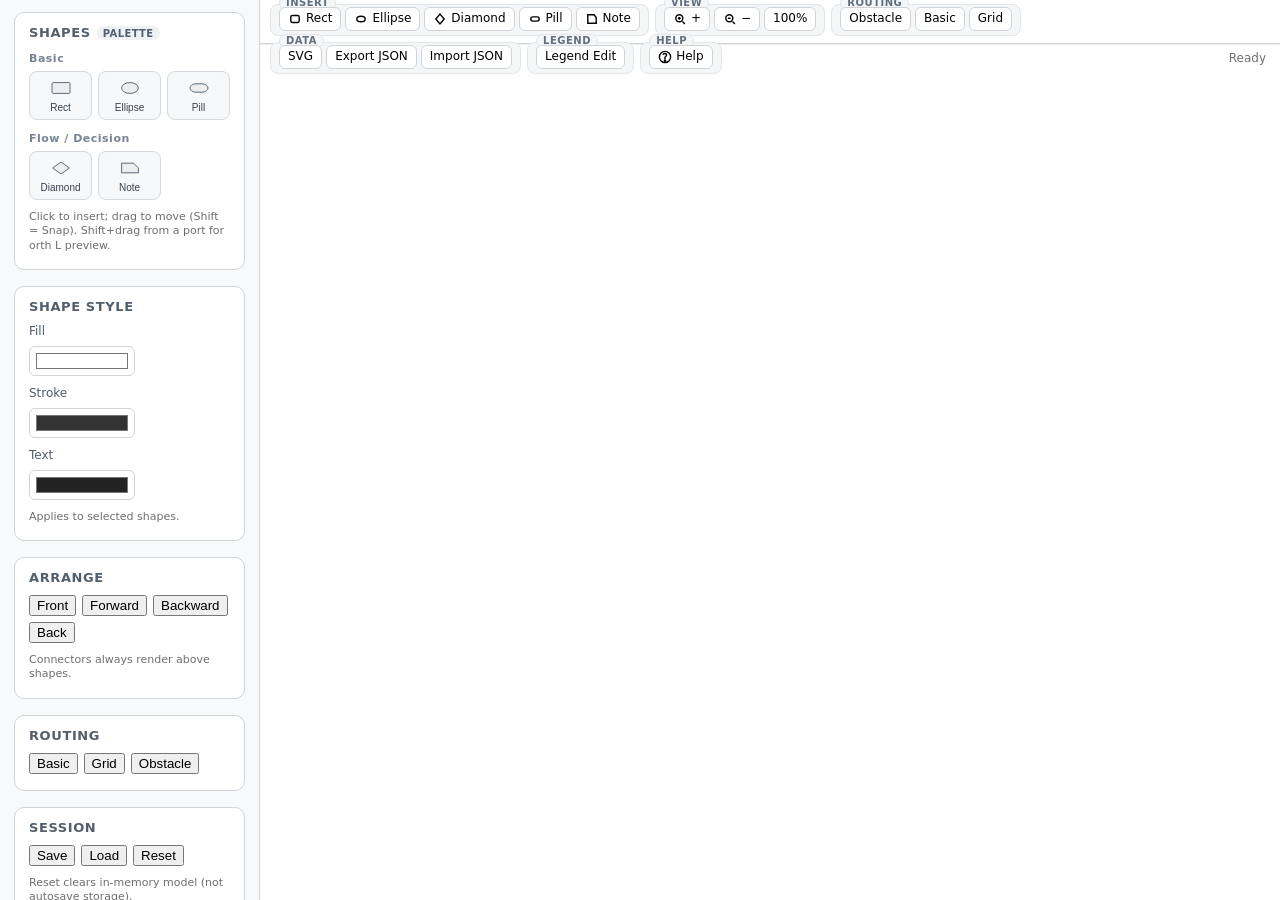
<file: index.html>
<!DOCTYPE html>
<html lang="en">

<head>
    <meta charset="UTF-8" />
    <title>Diagram Editor</title>
    <meta name="viewport" content="width=device-width,initial-scale=1" />

    <!-- Optional external styles for legend & notes (ensure these files exist or inline them) -->
    <link rel="stylesheet" href="./styles/notes_legend.css">
    <link rel="stylesheet" href="./styles/scroll_workspace.css">


    <!--
    Index HTML (Full)
    Includes:
      - Structured toolbar (Set 4)
      - Advanced Legend + Legend Editor button (new)
      - Scrollable workspace (workspace-scroll -> workspace -> canvas)
      - Bottom Notes panel (injected by canvasSettings.js)
      - Canvas settings panel (injected dynamically at top of sidebar)
      - Help system (helpPanel.js inline style injection)
      - Straight-by-default connector creation logic (in JS modules)
  -->

    <style>
        :root {
            --panel-bg: #f8f9fb;
            --border: #d0d4d9;
            --accent: #ff7f2a;
            --accent-rgb: 255, 127, 42;
            --text: #222;
            --font-stack: system-ui, -apple-system, BlinkMacSystemFont, "Segoe UI", Roboto, Oxygen, Ubuntu, Cantarell, "Fira Sans", "Droid Sans", "Helvetica Neue", Arial, sans-serif;
            --toolbar-bg: #ffffff;
            --toolbar-border: #d0d4d9;
            --toolbar-group-gap: 10px;
            --toolbar-btn-bg: #fff;
            --toolbar-btn-border: #d0d4d9;
            --toolbar-btn-hover-border: var(--accent);
            --toolbar-btn-hover-color: var(--accent);
            --badge-bg: #eef2f5;
            --badge-text: #506072;
        }

        * {
            box-sizing: border-box;
        }

        html,
        body {
            margin: 0;
            padding: 0;
            height: 100%;
            font: 14px var(--font-stack);
            color: var(--text);
            -webkit-font-smoothing: antialiased;
            background: #ffffff;
            overflow: hidden;
        }

        #app {
            flex: 1;
            height: 100%;
            display: grid;
            grid-template-columns: 260px 1fr;
            grid-template-rows: 44px 1fr;
            grid-template-areas:
                "sidebar toolbar"
                "sidebar main";
        }

        /* Toolbar */
        #toolbar {
            grid-area: toolbar;
            display: flex;
            align-items: center;
            gap: 6px;
            padding: 4px 10px;
            background: var(--toolbar-bg);
            border-bottom: 1px solid var(--toolbar-border);
            box-shadow: 0 1px 0 #eceef0;
            z-index: 10;
            flex-wrap: wrap;
            font-size: 12px;
        }

        #toolbar .group {
            display: inline-flex;
            align-items: center;
            gap: 4px;
            padding: 2px 8px 4px;
            background: #f4f6f8;
            border: 1px solid #e2e6ea;
            border-radius: 8px;
            position: relative;
        }

        #toolbar .group[data-label]::before {
            content: attr(data-label);
            position: absolute;
            top: -9px;
            left: 8px;
            background: #f4f6f8;
            padding: 0 6px;
            font-size: 10px;
            font-weight: 600;
            letter-spacing: .5px;
            text-transform: uppercase;
            color: #607080;
            border-radius: 10px;
            border: 1px solid #e2e6ea;
            line-height: 1.2;
        }

        #toolbar button {
            background: var(--toolbar-btn-bg);
            border: 1px solid var(--toolbar-btn-border);
            border-radius: 6px;
            padding: 4px 8px;
            font: 12px var(--font-stack);
            cursor: pointer;
            line-height: 1.1;
            display: inline-flex;
            align-items: center;
            gap: 4px;
            transition: border-color .15s, color .15s, background .15s;
            position: relative;
        }

        #toolbar button:hover {
            border-color: var(--toolbar-btn-hover-border);
            color: var(--toolbar-btn-hover-color);
        }

        #toolbar button:active {
            background: #f1f3f5;
        }

        .btn-icon svg {
            width: 14px;
            height: 14px;
            stroke: currentColor;
            fill: none;
            stroke-width: 2;
            vector-effect: non-scaling-stroke;
        }

        #status-bar {
            margin-left: auto;
            font-size: 12px;
            opacity: .65;
            padding: 0 4px;
            font-weight: 500;
        }

        /* Sidebar */
        #sidebar {
            grid-area: sidebar;
            display: flex;
            flex-direction: column;
            background: var(--panel-bg);
            border-right: 1px solid var(--border);
            padding: 12px 14px 16px;
            gap: 16px;
            overflow-y: auto;
        }

        #sidebar::-webkit-scrollbar {
            width: 10px;
        }

        #sidebar::-webkit-scrollbar-thumb {
            background: #c7ccd1;
            border-radius: 6px;
            border: 2px solid var(--panel-bg);
        }

        #sidebar::-webkit-scrollbar-thumb:hover {
            background: #b3b8bd;
        }

        .panel-section {
            background: #fff;
            border: 1px solid var(--border);
            border-radius: 10px;
            padding: 12px 14px 16px;
            display: flex;
            flex-direction: column;
            gap: 10px;
            position: relative;
        }

        .panel-section h3 {
            margin: 0;
            font-size: 13px;
            font-weight: 600;
            text-transform: uppercase;
            letter-spacing: .6px;
            color: #525f6c;
            display: flex;
            align-items: center;
            gap: 6px;
        }

        .panel-section h3 .badge {
            background: var(--badge-bg);
            color: var(--badge-text);
            font-size: 10px;
            font-weight: 600;
            padding: 2px 6px 1px;
            border-radius: 10px;
            letter-spacing: .4px;
        }

        .shape-category {
            display: flex;
            flex-direction: column;
            gap: 6px;
        }

        .shape-category-title {
            font-size: 11px;
            font-weight: 600;
            letter-spacing: .5px;
            color: #768494;
            margin-top: 2px;
            display: flex;
            align-items: center;
            gap: 4px;
        }

        .shape-grid {
            display: grid;
            grid-template-columns: repeat(auto-fill, minmax(54px, 1fr));
            gap: 6px;
        }

        .shape-grid button {
            background: #f6f8fa;
            border: 1px solid #d3d9df;
            border-radius: 8px;
            padding: 6px 4px 6px;
            cursor: pointer;
            display: flex;
            flex-direction: column;
            align-items: center;
            gap: 4px;
            font-size: 10px;
            line-height: 1.1;
            color: #37414c;
            position: relative;
            transition: background .15s, border-color .15s, transform .15s;
        }

        .shape-grid button:hover {
            background: #edf2f6;
            border-color: var(--accent);
            color: var(--accent);
        }

        .shape-grid button:active {
            transform: translateY(1px);
        }

        .shape-icon {
            width: 26px;
            height: 20px;
            display: flex;
            align-items: center;
            justify-content: center;
        }

        .shape-icon svg {
            width: 24px;
            height: 18px;
            stroke: #4f5d6c;
            stroke-width: 1.5;
            fill: rgba(0, 0, 0, .04);
            rx: 4;
        }

        .shape-grid button:hover .shape-icon svg {
            stroke: var(--accent);
            fill: rgba(var(--accent-rgb), 0.12);
        }

        .muted {
            font-size: 11px;
            opacity: .65;
            line-height: 1.3;
            margin: 0;
        }

        .notice {
            font-size: 11px;
            background: #fff6eb;
            border: 1px solid #ffd9b2;
            padding: 6px 8px;
            border-radius: 6px;
            line-height: 1.3;
            color: #715532;
        }

        .field-row {
            display: flex;
            align-items: center;
            justify-content: space-between;
            gap: 8px;
            flex-wrap: wrap;
        }

        .field-row label {
            flex: 1 1 auto;
            font-size: 12px;
            font-weight: 500;
            color: #515d68;
            min-width: 90px;
        }

        .field-row input[type="color"],
        .field-row input[type="number"],
        .field-row select {
            width: 106px;
            height: 30px;
            padding: 2px 4px;
            border: 1px solid var(--border);
            background: #fff;
            border-radius: 6px;
            font: 12px var(--font-stack);
            cursor: pointer;
        }

        .inline-group {
            display: flex;
            gap: 10px;
            width: 100%;
        }

        .hidden {
            display: none !important;
        }

        /* Main & Workspace */
        #main {
            grid-area: main;
            position: relative;
            overflow: hidden;
            background: #fafbfc;
            display: flex;
            flex-direction: column;
        }

        #workspace-scroll {
            position: relative;
            flex: 1;
            overflow: auto;
            background: #ffffff;
        }

        #workspace {
            position: relative;
            width: 2400px;
            height: 1600px;
            background: transparent;
        }

        #diagram-canvas {
            position: absolute;
            inset: 0;
            width: 2400px;
            height: 1600px;
            display: block;
            cursor: default;
        }

        #shape-text-editor {
            position: absolute;
            z-index: 50;
            min-width: 40px;
            min-height: 20px;
            padding: 2px 4px;
            font: 14px var(--font-stack);
            border: 1px solid var(--accent);
            border-radius: 4px;
            background: #fffceb;
            box-shadow: 0 0 0 2px rgba(255, 127, 42, 0.15);
            outline: none;
            resize: none;
            line-height: 1.3;
            display: none;
        }

        #context-menu {
            position: absolute;
            z-index: 2000;
            background: #ffffff;
            border: 1px solid var(--border);
            border-radius: 8px;
            padding: 4px 0;
            min-width: 170px;
            display: none;
            box-shadow: 0 4px 16px rgba(0, 0, 0, 0.12);
            font-size: 13px;
        }

        #context-menu button {
            width: 100%;
            background: none;
            border: none;
            text-align: left;
            padding: 7px 14px;
            cursor: pointer;
            font: inherit;
        }

        #context-menu button:hover {
            background: #f2f5f8;
        }

        /* Simple tooltips */
        [data-tip] {
            position: relative;
        }

        [data-tip]:hover::after {
            content: attr(data-tip);
            position: absolute;
            bottom: -30px;
            left: 50%;
            transform: translateX(-50%);
            background: #1e252c;
            color: #fff;
            padding: 4px 6px;
            border-radius: 4px;
            font-size: 11px;
            white-space: nowrap;
            pointer-events: none;
            z-index: 200;
            box-shadow: 0 4px 12px -2px rgba(0, 0, 0, 0.3);
        }
    </style>
</head>

<body>
    <div id="app">

        <!-- Sidebar Panels -->
        <aside id="sidebar" aria-label="Sidebar Panels">

            <!-- SHAPES -->
            <div class="panel-section" aria-labelledby="shapes-heading">
                <h3 id="shapes-heading">
                    Shapes <span class="badge">Palette</span>
                </h3>

                <div class="shape-category">
                    <div class="shape-category-title">Basic</div>
                    <div class="shape-grid">
                        <button data-shape="rect" data-tip="Rectangle (R)">
                            <div class="shape-icon">
                                <svg viewBox="0 0 40 28">
                                    <rect x="5" y="5" width="30" height="18" rx="2"></rect>
                                </svg>
                            </div>
                            Rect
                        </button>
                        <button data-shape="ellipse" data-tip="Ellipse (E)">
                            <div class="shape-icon">
                                <svg viewBox="0 0 40 28">
                                    <ellipse cx="20" cy="14" rx="14" ry="9"></ellipse>
                                </svg>
                            </div>
                            Ellipse
                        </button>
                        <button data-shape="pill" data-tip="Pill">
                            <div class="shape-icon">
                                <svg viewBox="0 0 40 28">
                                    <rect x="5" y="7" width="30" height="14" rx="10"></rect>
                                </svg>
                            </div>
                            Pill
                        </button>
                    </div>
                </div>

                <div class="shape-category">
                    <div class="shape-category-title">Flow / Decision</div>
                    <div class="shape-grid">
                        <button data-shape="diamond" data-tip="Decision (D)">
                            <div class="shape-icon">
                                <svg viewBox="0 0 40 28">
                                    <path d="M20 4 L34 14 L20 24 L6 14 Z"></path>
                                </svg>
                            </div>
                            Diamond
                        </button>
                        <button data-shape="note" data-tip="Note / Annotation">
                            <div class="shape-icon">
                                <svg viewBox="0 0 40 28">
                                    <path d="M6 6 H26 L34 14 V22 H6 Z"></path>
                                </svg>
                            </div>
                            Note
                        </button>
                    </div>
                </div>

                <p class="muted">Click to insert; drag to move (Shift = Snap). Shift+drag from a port for orth L
                    preview.</p>
            </div>

            <!-- SHAPE STYLE -->
            <div class="panel-section" id="panel-shape-style">
                <h3>Shape Style</h3>
                <div class="field-row">
                    <label for="style-fill">Fill</label>
                    <input type="color" id="style-fill" value="#ffffff" />
                </div>
                <div class="field-row">
                    <label for="style-stroke">Stroke</label>
                    <input type="color" id="style-stroke" value="#333333" />
                </div>
                <div class="field-row">
                    <label for="style-textcolor">Text</label>
                    <input type="color" id="style-textcolor" value="#222222" />
                </div>
                <p class="muted">Applies to selected shapes.</p>
            </div>

            <!-- CONNECTOR STYLE -->
            <div class="panel-section hidden" id="panel-connector-style">
                <h3>Connector Style</h3>
                <div class="field-row">
                    <label for="conn-stroke">Stroke</label>
                    <input type="color" id="conn-stroke" value="#444444" />
                </div>
                <div class="field-row">
                    <label for="conn-width">Width</label>
                    <input type="number" id="conn-width" value="2" min="1" max="20" />
                </div>
                <div class="field-row">
                    <label for="conn-arrow-size">Arrow Size</label>
                    <input type="number" id="conn-arrow-size" value="12" min="4" max="96" />
                </div>
                <div class="field-row">
                    <label for="conn-arrow-start">Arrow Start</label>
                    <select id="conn-arrow-start">
                        <option value="none">None</option>
                        <option value="triangle">Triangle</option>
                        <option value="open">Open</option>
                        <option value="diamond">Diamond</option>
                        <option value="circle">Circle</option>
                        <option value="bar">Bar</option>
                    </select>
                </div>
                <div class="field-row">
                    <label for="conn-arrow-end">Arrow End</label>
                    <select id="conn-arrow-end">
                        <option value="triangle">Triangle</option>
                        <option value="open">Open</option>
                        <option value="diamond">Diamond</option>
                        <option value="circle">Circle</option>
                        <option value="bar">Bar</option>
                        <option value="none">None</option>
                    </select>
                </div>
                <div class="inline-group">
                    <div class="field-row">
                        <label for="conn-pad-start">Pad Start</label>
                        <input type="number" id="conn-pad-start" value="4" min="0" max="200" />
                    </div>
                    <div class="field-row">
                        <label for="conn-pad-end">Pad End</label>
                        <input type="number" id="conn-pad-end" value="4" min="0" max="200" />
                    </div>
                </div>
                <button id="btn-edit-waypoints" style="padding:6px 10px;">Edit Waypoints</button>
                <p class="muted">Toggle waypoint handles. Alt+Click line to insert a waypoint.</p>
            </div>

            <!-- ARRANGE -->
            <div class="panel-section">
                <h3>Arrange</h3>
                <div style="display:flex; gap:6px; flex-wrap:wrap">
                    <button id="btn-front" title="Bring to Front">Front</button>
                    <button id="btn-forward" title="Forward 1">Forward</button>
                    <button id="btn-backward" title="Backward 1">Backward</button>
                    <button id="btn-back" title="Send to Back">Back</button>
                </div>
                <p class="muted">Connectors always render above shapes.</p>
            </div>

            <!-- ROUTING -->
            <div class="panel-section">
                <h3>Routing</h3>
                <div style="display:flex; gap:6px; flex-wrap:wrap">
                    <button id="btn-route-basic" title="Straight Lines">Basic</button>
                    <button id="btn-route-grid" title="Orth Manhattan">Grid</button>
                    <button id="btn-route-obstacle" title="Obstacle Prototype">Obstacle</button>
                </div>
            </div>

            <!-- SESSION -->
            <div class="panel-section">
                <h3>Session</h3>
                <div style="display:flex; gap:6px; flex-wrap:wrap">
                    <button id="btn-save">Save</button>
                    <button id="btn-load">Load</button>
                    <button id="btn-reset">Reset</button>
                </div>
                <p class="muted">Reset clears in-memory model (not autosave storage).</p>
            </div>

            <!-- SHORTCUTS -->
            <div class="panel-section">
                <h3>Shortcuts</h3>
                <div class="notice">
                    Ctrl+D duplicate<br />
                    Ctrl+C / Ctrl+V copy & paste<br />
                    Delete removes selection<br />
                    Shift+Arrow nudge ×10<br />
                    Alt+F2 stats overlay<br />
                    Alt+H / F1 Help<br />
                    Ctrl+Shift+R force straight routing
                </div>
            </div>
        </aside>

        <!-- Toolbar -->
        <header id="toolbar" role="toolbar" aria-label="Main Toolbar">
            <div class="group" data-label="Insert">
                <button id="tool-add-rect" class="btn-icon" data-tip="Add Rectangle">
                    <svg viewBox="0 0 20 20">
                        <rect x="4" y="5" width="12" height="10" rx="2" />
                    </svg>Rect
                </button>
                <button id="tool-add-ellipse" class="btn-icon" data-tip="Add Ellipse">
                    <svg viewBox="0 0 20 20">
                        <ellipse cx="10" cy="10" rx="6" ry="4" />
                    </svg>Ellipse
                </button>
                <button id="tool-add-diamond" class="btn-icon" data-tip="Add Diamond">
                    <svg viewBox="0 0 20 20">
                        <path d="M10 3 L16 10 L10 17 L4 10 Z" />
                    </svg>Diamond
                </button>
                <button id="tool-add-pill" class="btn-icon" data-tip="Add Pill">
                    <svg viewBox="0 0 20 20">
                        <rect x="4" y="7" width="12" height="6" rx="3" />
                    </svg>Pill
                </button>
                <button id="tool-add-note" class="btn-icon" data-tip="Add Note">
                    <svg viewBox="0 0 20 20">
                        <path d="M4 4 H13 L16 8 V16 H4 Z" />
                    </svg>Note
                </button>
            </div>

            <div class="group" data-label="View">
                <button id="tool-zoom-in" class="btn-icon" data-tip="Zoom In">
                    <svg viewBox="0 0 20 20">
                        <circle cx="9" cy="9" r="5" />
                        <path d="M9 7v4M7 9h4" />
                        <path d="M13.5 13.5 L17 17" />
                    </svg>+
                </button>
                <button id="tool-zoom-out" class="btn-icon" data-tip="Zoom Out">
                    <svg viewBox="0 0 20 20">
                        <circle cx="9" cy="9" r="5" />
                        <path d="M7 9h4" />
                        <path d="M13.5 13.5 L17 17" />
                    </svg>−
                </button>
                <button id="tool-zoom-100" data-tip="Reset Zoom">100%</button>
            </div>

            <div class="group" data-label="Routing">
                <button id="btn-route-obstacle" data-tip="Obstacle Route">Obstacle</button>
                <button id="btn-route-basic" data-tip="Straight Route">Basic</button>
                <button id="btn-route-grid" data-tip="Grid / Orth Route">Grid</button>
            </div>

            <div class="group" data-label="Data">
                <button id="btn-export-svg" data-tip="Export SVG">SVG</button>
                <button id="btn-export-json" data-tip="Export JSON">Export JSON</button>
                <button id="btn-import-json" data-tip="Import JSON">Import JSON</button>
            </div>

            <div class="group" data-label="Legend">
                <button id="btn-legend-editor" data-tip="Open Legend Editor">Legend Edit</button>
            </div>

            <div class="group" data-label="Help">
                <button id="btn-help" class="btn-icon" data-tip="Open Help (Alt+H / F1)">
                    <svg viewBox="0 0 20 20">
                        <circle cx="10" cy="10" r="8" />
                        <path
                            d="M9.9 13v-2.2c0-.7.3-1.1 1-1.5.9-.5 1.4-1.1 1.4-2.1 0-1.4-1.1-2.3-2.6-2.3-1.3 0-2.3.7-2.6 1.9" />
                        <circle cx="10" cy="15.2" r=".9" />
                    </svg>
                    Help
                </button>
            </div>

            <div id="status-bar">Ready</div>
        </header>

        <!-- Main Workspace -->
        <main id="main">
            <div id="workspace-scroll">
                <div id="workspace" data-w="2400" data-h="1600">
                    <canvas id="diagram-canvas"></canvas>
                </div>
            </div>
            <textarea id="shape-text-editor"></textarea>
            <div id="context-menu"></div>
        </main>
    </div>

    <script type="module">
        import './src/main.js';
        import './src/ui/helpPanel.js';
        import './src/features/legendAdvanced.js';
        import './src/ui/canvasSettings.js';

        import {
            createShape,
            model,
            bringShapesToFront,
            sendShapesToBack,
            bringShapesForward,
            sendShapesBackward
        } from './src/core/model.js';
        import { selection } from './src/core/selection.js';
        import { routeAllBasic } from './src/core/routing-basic.js';
        import { routeAllGrid } from './src/core/routing-grid.js';
        import { emit } from './src/core/events.js';

        /* Sidebar shape palette insertion */
        document.querySelectorAll('.shape-grid button[data-shape]').forEach(btn => {
            btn.addEventListener('click', () => {
                const type = btn.getAttribute('data-shape');
                const s = createShape({
                    type,
                    x: 140 + Math.random() * 240,
                    y: 110 + Math.random() * 200,
                    text: type.charAt(0).toUpperCase() + type.slice(1)
                });
                emit('model:changed', { reason: 'addShape:' + type, changed: { shapes: [s.id] } });
                emit('ui:needsRender');
            });
        });

        /* Toolbar quick add duplicates */
        function quickAdd(id, type, label) {
            document.getElementById(id)?.addEventListener('click', () => {
                const s = createShape({
                    type,
                    x: 160 + Math.random() * 260,
                    y: 120 + Math.random() * 200,
                    text: label
                });
                emit('model:changed', { reason: 'addShape:' + type, changed: { shapes: [s.id] } });
                emit('ui:needsRender');
            });
        }
        quickAdd('tool-add-rect', 'rect', 'Rect');
        quickAdd('tool-add-ellipse', 'ellipse', 'Ellipse');
        quickAdd('tool-add-diamond', 'diamond', 'Decision');
        quickAdd('tool-add-pill', 'pill', 'Pill');
        quickAdd('tool-add-note', 'note', 'Note');

        /* Routing */
        document.getElementById('btn-route-basic')?.addEventListener('click', () => routeAllBasic());
        document.getElementById('btn-route-grid')?.addEventListener('click', () => routeAllGrid());

        /* Legend Editor */
        document.getElementById('btn-legend-editor')?.addEventListener('click', () => {
            if (window.VISOPLUS?.legendAdvanced?.toggleEditor) {
                window.VISOPLUS.legendAdvanced.toggleEditor();
            }
        });

        /* Arrange */
        document.getElementById('btn-front')?.addEventListener('click', () => {
            const ids = [...selection.shapes]; if (!ids.length) return;
            bringShapesToFront(ids);
        });
        document.getElementById('btn-back')?.addEventListener('click', () => {
            const ids = [...selection.shapes]; if (!ids.length) return;
            sendShapesToBack(ids);
        });
        document.getElementById('btn-forward')?.addEventListener('click', () => {
            const ids = [...selection.shapes]; if (!ids.length) return;
            bringShapesForward(ids);
        });
        document.getElementById('btn-backward')?.addEventListener('click', () => {
            const ids = [...selection.shapes]; if (!ids.length) return;
            sendShapesBackward(ids);
        });

        /* Zoom */
        document.getElementById('tool-zoom-in')?.addEventListener('click', () => {
            model.meta.zoom = Math.min(6, model.meta.zoom * 1.2);
            emit('model:changed', { reason: 'zoom' });
        });
        document.getElementById('tool-zoom-out')?.addEventListener('click', () => {
            model.meta.zoom = Math.max(0.1, model.meta.zoom / 1.2);
            emit('model:changed', { reason: 'zoom' });
        });
        document.getElementById('tool-zoom-100')?.addEventListener('click', () => {
            model.meta.zoom = 1;
            emit('model:changed', { reason: 'zoom' });
        });

        /* Help button manual toggle */
        document.getElementById('btn-help')?.addEventListener('click', () => {
            if (window.VISOPLUS?.helpPanel?.toggle) {
                window.VISOPLUS.helpPanel.toggle();
            } else {
                alert('Help panel not loaded.');
            }
        });

        /* Session reset (if a button with id btn-reset exists in another panel script) */
        document.getElementById('btn-reset')?.addEventListener('click', () => {
            if (confirm('Reset canvas? This clears all shapes & connectors.')) {
                model.shapes.clear();
                model.connectors.clear();
                model.meta.pan.x = 0;
                model.meta.pan.y = 0;
                model.meta.zoom = 1;
                emit('model:changed', { reason: 'reset', changed: { all: true } });
            }
        });

        /* Status bar version update */
        const status = document.getElementById('status-bar');
        if (status) {
            window.addEventListener('model:changed', () => {
                status.textContent = 'Version ' + (model.meta.version ?? '1');
            });
        }

        console.log('index.html fully loaded (advanced legend, notes, scroll workspace, help).');
    </script>
    <script src="./visio-portal-adapter.js"></script>
</body>

</html>
</file>
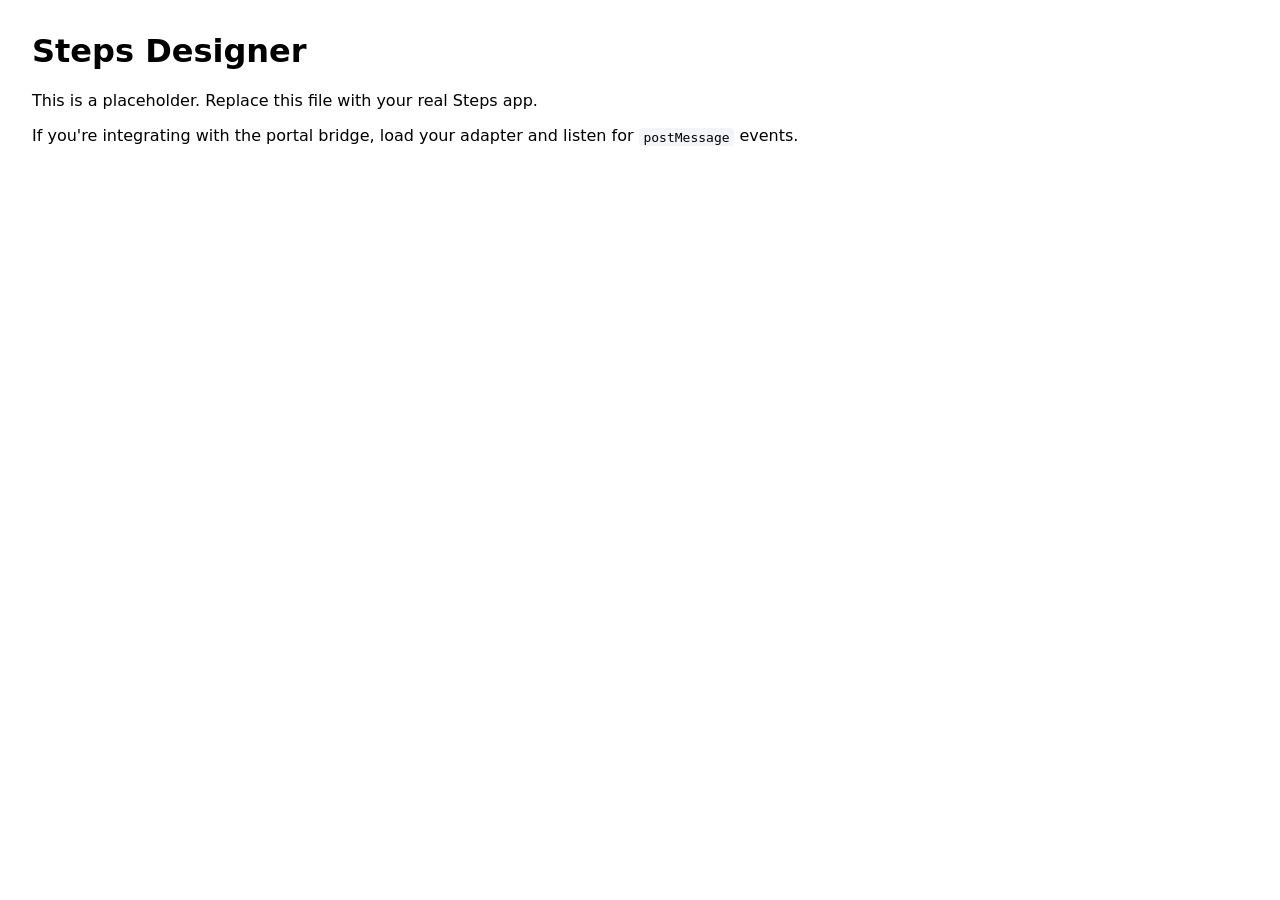
<file: StepsDesigner/index.html>
<!doctype html>
<html>
  <head>
    <meta charset="utf-8" />
    <title>Steps Designer (placeholder)</title>
    <meta name="viewport" content="width=device-width, initial-scale=1" />
    <style>body{font-family:system-ui,-apple-system,Segoe UI,Roboto,Arial,sans-serif;margin:2rem} code{background:#f2f4f7;padding:.1rem .3rem;border-radius:4px}</style>
  </head>
  <body>
    <h1>Steps Designer</h1>
    <p>This is a placeholder. Replace this file with your real Steps app.</p>
    <p>If you're integrating with the portal bridge, load your adapter and listen for <code>postMessage</code> events.</p>
  </body>
</html>
</file>
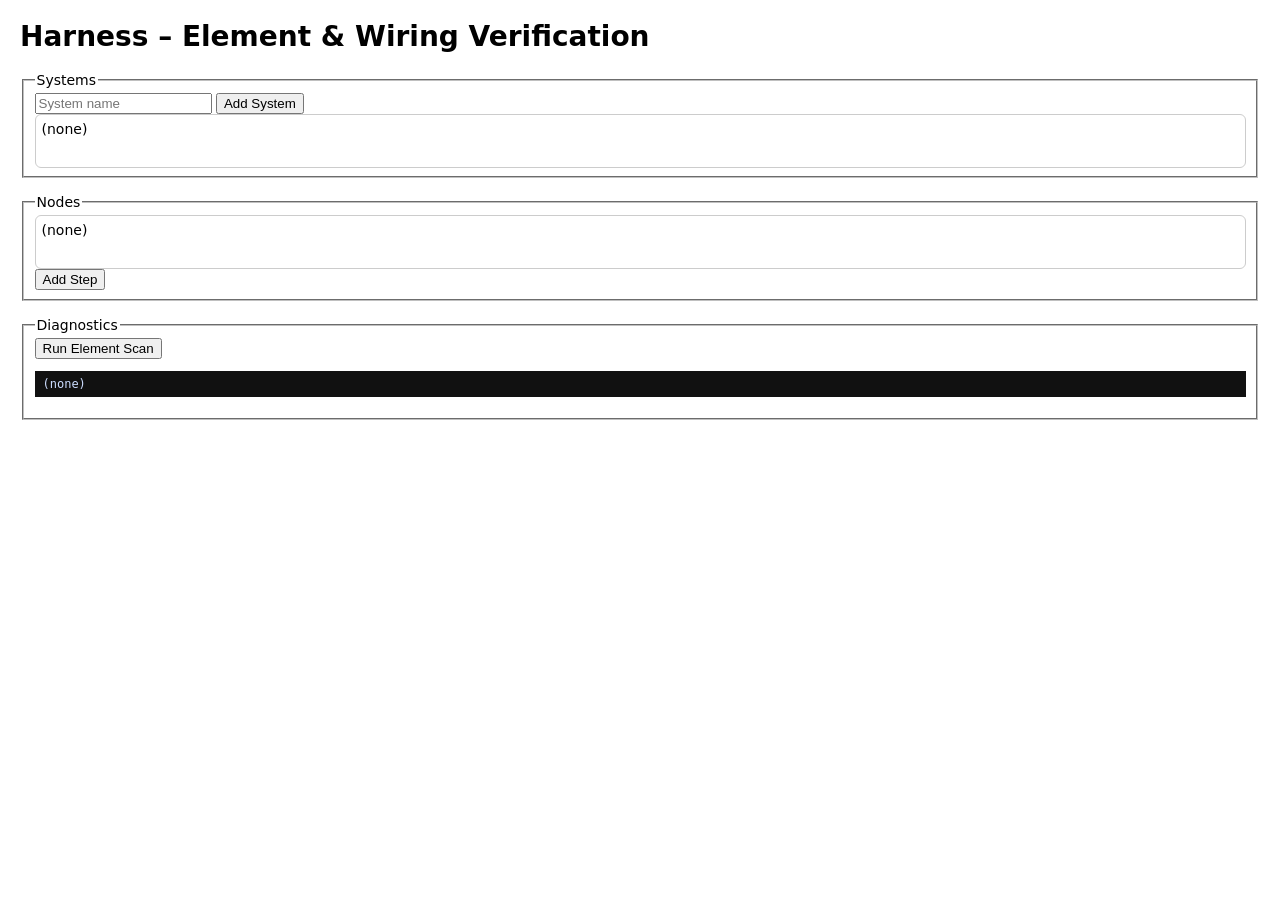
<file: diag-harness_Version83.html>
<!DOCTYPE html>
<html>

<head>
  <meta charset="UTF-8">
  <title>SFD Harness</title>
  <style>
    body {
      font: 14px system-ui;
      margin: 20px;
    }

    fieldset {
      margin-bottom: 1rem;
    }

    pre {
      background: #111;
      color: #cdf;
      padding: 6px 8px;
      font-size: 12px;
      max-height: 200px;
      overflow: auto;
    }

    .bad {
      color: #e33;
      font-weight: 600;
    }

    .good {
      color: #1a7f1a;
      font-weight: 600;
    }
  </style>
  <script src="harness-portal-messaging.js"></script>
</head>

<body>
  <h1>Harness – Element & Wiring Verification</h1>

  <fieldset>
    <legend>Systems</legend>
    <form id="add-system-form">
      <input id="sysNameInput" placeholder="System name">
      <button>Add System</button>
    </form>
    <div id="system-list" style="border:1px solid #ccc;min-height:40px;padding:6px;border-radius:6px;"></div>
  </fieldset>

  <fieldset>
    <legend>Nodes</legend>
    <div id="nodes-container" style="border:1px solid #ccc;min-height:40px;padding:6px;border-radius:6px;"></div>
    <button id="addNodeEndBtn" type="button">Add Step</button>
  </fieldset>

  <fieldset>
    <legend>Diagnostics</legend>
    <button id="runDiagBtn" type="button">Run Element Scan</button>
    <pre id="diagOut">(none)</pre>
  </fieldset>

  <script>
    /* Core state */
    window.systems = {};
    window.systemsOrder = [];
    window.systemPlacement = {};
    window.nodes = [];
    let nodeCount = 0;

    /* Simple renders */
    function renderSystemList() {
      const el = document.getElementById('system-list');
      el.innerHTML = systemsOrder.map(s => '<div>' + s + '</div>').join('') || '(none)';
    }
    function renderNodes() {
      const el = document.getElementById('nodes-container');
      el.innerHTML = nodes.map(n => '<div>' + n.id + ' ' + (n.label || '') + '</div>').join('') || '(none)';
    }

    /* Add system */
    document.getElementById('add-system-form').addEventListener('submit', e => {
      e.preventDefault();
      const name = sysNameInput.value.trim();
      if (!name || systems[name]) return;
      systems[name] = { subgroups: {} };
      systemsOrder.push(name);
      sysNameInput.value = '';
      renderSystemList();
      console.log('[HARNESS] Added system', name);
    });

    /* Add node */
    document.getElementById('addNodeEndBtn').addEventListener('click', () => {
      const id = 'N' + (nodeCount++);
      nodes.push({ id, label: '' });
      renderNodes();
      console.log('[HARNESS] Added node', id);
    });

    /* Element scan */
    document.getElementById('runDiagBtn').addEventListener('click', () => {
      const req = ['add-system-form', 'sysNameInput', 'system-list', 'nodes-container', 'addNodeEndBtn'];
      const out = [];
      req.forEach(id => {
        const ok = !!document.getElementById(id);
        out.push((ok ? '[OK] ' : '[MISS] ') + id);
      });
      diagOut.textContent = out.join('\\n');
    });

    /* Expose diag helpers (match the previous plan) */
    window.__diagAddSystem = function (name) {
      const nm = name || ('DiagSys_' + Date.now());
      if (systems[nm]) return;
      systems[nm] = { subgroups: {} };
      systemsOrder.push(nm);
      renderSystemList();
      console.log('[HARNESS] __diagAddSystem', nm);
    };
    window.__diagAddNode = function () {
      const id = 'DX' + (nodeCount++);
      nodes.push({ id, label: 'Diag' });
      renderNodes();
      console.log('[HARNESS] __diagAddNode', id);
    };

    renderSystemList();
    renderNodes();
  </script>
</body>

</html>
</file>
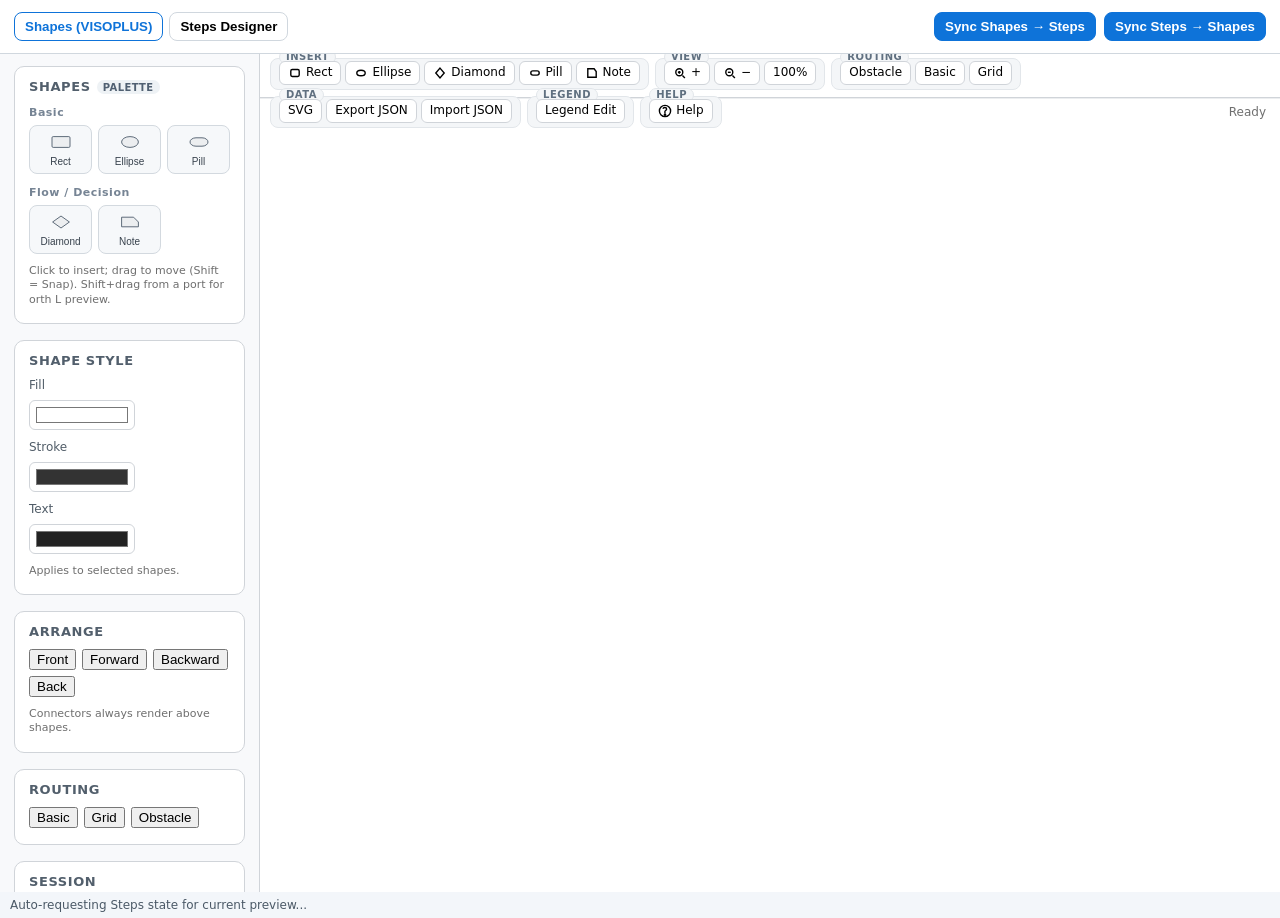
<file: portal.html>
<!DOCTYPE html>
<html lang="en">

<head>
    <meta charset="UTF-8" />
    <title>Diagram Portal</title>
    <meta name="viewport" content="width=device-width,initial-scale=1" />
    <style>
        :root {
            --accent: #0e73d9;
            --border: #d0d7de;
            --bg: #f3f6fa;
            --panel: #fff;
        }

        * {
            box-sizing: border-box;
        }

        body {
            margin: 0;
            font: 14px system-ui, -apple-system, "Segoe UI", Roboto, Arial, sans-serif;
            background: var(--bg);
            color: #1d2329;
        }

        header {
            display: flex;
            align-items: center;
            justify-content: space-between;
            gap: 12px;
            padding: 12px 14px;
            background: var(--panel);
            border-bottom: 1px solid var(--border);
        }

        .tabs {
            display: flex;
            gap: 6px;
            flex-wrap: wrap;
        }

        .tabs button {
            border: 1px solid var(--border);
            background: #fff;
            border-radius: 8px;
            padding: 6px 10px;
            cursor: pointer;
            font-weight: 600;
        }

        .tabs button.active {
            border-color: var(--accent);
            color: var(--accent);
        }

        .actions {
            display: flex;
            gap: 8px;
            flex-wrap: wrap;
        }

        .actions button {
            border: 1px solid var(--accent);
            background: var(--accent);
            color: #fff;
            border-radius: 8px;
            padding: 6px 10px;
            cursor: pointer;
            font-weight: 600;
        }

        main {
            height: calc(100vh - 62px);
        }

        .pane {
            display: none;
            height: 100%;
        }

        .pane.active {
            display: block;
            height: 100%;
        }

        iframe {
            width: 100%;
            height: 100%;
            border: 0;
            background: #fff;
        }

        .status {
            padding: 6px 10px;
            font-size: 12px;
            color: #4b5967;
        }
    </style>
</head>

<body>
    <header>
        <nav class="tabs" role="tablist" aria-label="Portal Tabs">
            <button id="tabDesignerBtn" class="active" data-tab="designer" role="tab" aria-selected="true">Shapes
                (VISOPLUS)</button>
            <button id="tabStepsBtn" data-tab="steps" role="tab" aria-selected="false">Steps Designer</button>
        </nav>
        <div class="actions">
            <button id="syncToStepsBtn" title="Send current Shapes state to Steps">Sync Shapes → Steps</button>
            <button id="syncToShapesBtn" title="Pull Steps state into Shapes">Sync Steps → Shapes</button>
        </div>
    </header>
    <main>
        <section id="paneDesigner" class="pane active" role="tabpanel" aria-labelledby="tabDesignerBtn">
            <!-- VISOPLUS app is at repo root, not in a subfolder -->
            <iframe id="designerFrame" src="./index.html"></iframe>
        </section>
        <section id="paneSteps" class="pane" role="tabpanel" aria-labelledby="tabStepsBtn">
            <!-- Option A: Steps Designer (the mermaid app you shared) -->
            <iframe id="stepsFrame" src="./StepsDesigner/index.html"></iframe>
            <!-- Option B (alternative): Minimal harness instead
      <iframe id="stepsFrame" src="./HarnessRef/diag-harness_Version83.html"></iframe>
      -->
        </section>
    </main>
    <div class="status" id="portalStatus">Ready</div>

    <!-- If you’re using the messaging bridge, keep this file at project root -->
    <script src="./Portal-bridge.js"></script>
    <script>
        // Minimal tab wiring if you don’t use portal-bridge.js yet
        const $ = (id) => document.getElementById(id);
        $("tabDesignerBtn").onclick = () => switchTab("designer");
        $("tabStepsBtn").onclick = () => switchTab("steps");
        function switchTab(which) {
            const isDesigner = which === "designer";
            $("tabDesignerBtn").classList.toggle("active", isDesigner);
            $("tabStepsBtn").classList.toggle("active", !isDesigner);
            $("paneDesigner").classList.toggle("active", isDesigner);
            $("paneSteps").classList.toggle("active", !isDesigner);
        }
    </script>
</body>

</html>
</file>
<file: styles/notes_legend.css>
/* placeholder: add legend styles here */
</file>
<file: styles/scroll_workspace.css>
/* placeholder: add workspace scrolling styles here */
</file>
